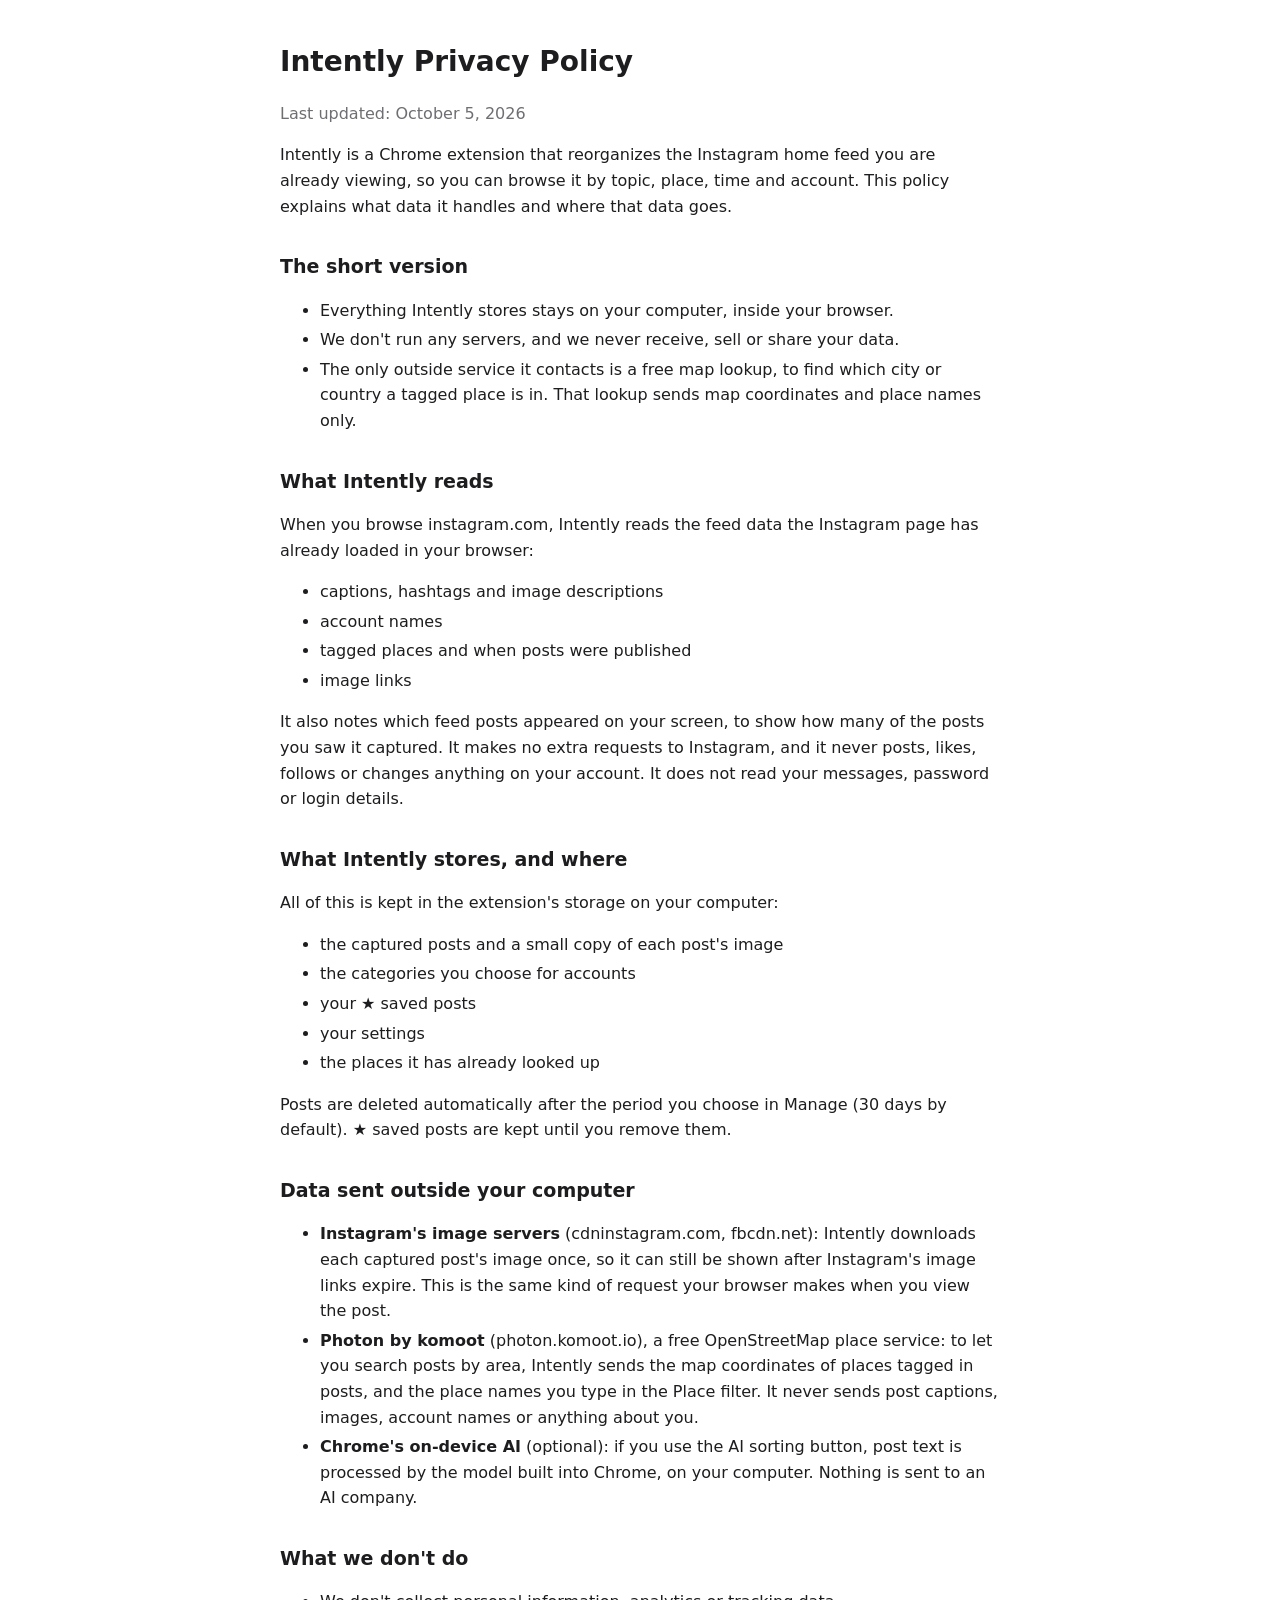
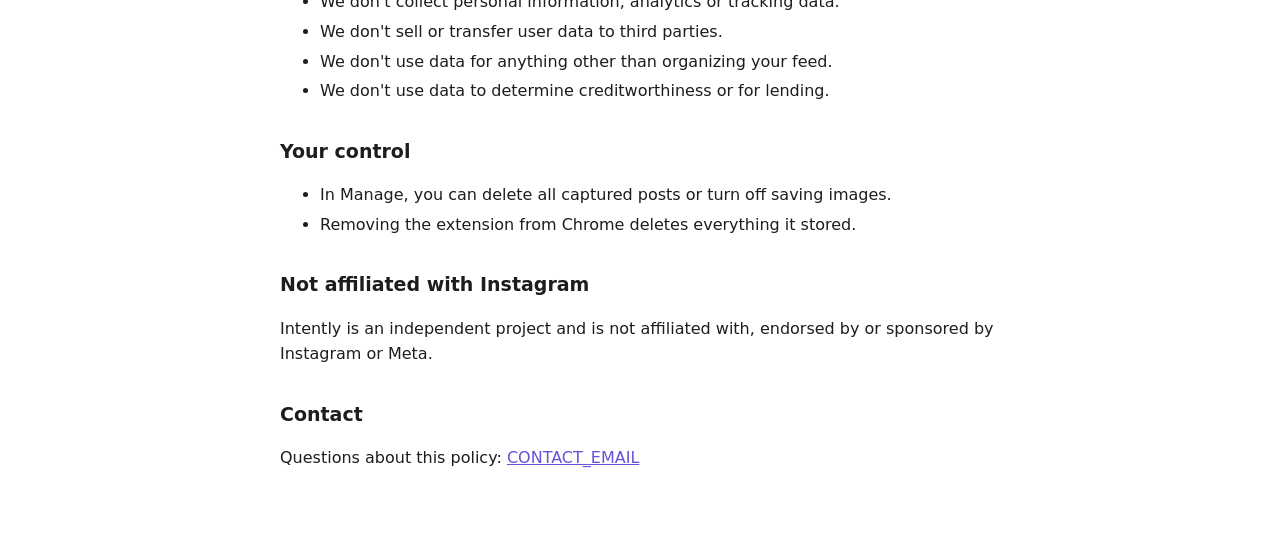
<file: privacy-site/index.html>
<!doctype html>
<html lang="en"><head><meta charset="utf-8"><meta name="viewport" content="width=device-width, initial-scale=1">
<title>Intently Privacy Policy</title>
<style>
  :root { --bg:#fff; --fg:#1d1d1f; --muted:#6e6e73; --accent:#6b4fd8; }
  @media (prefers-color-scheme: dark) { :root { --bg:#111113; --fg:#f2f2f4; --muted:#9a9aa1; --accent:#9b85ff; } }
  body { margin:0; background:var(--bg); color:var(--fg); font:16px/1.6 system-ui, sans-serif; }
  main { max-width:720px; margin:0 auto; padding:40px 16px 64px; }
  h1 { font-size:28px; margin:0 0 4px; } h2 { font-size:19px; margin:32px 0 8px; }
  .muted { color:var(--muted); } a { color:var(--accent); }
  li { margin:4px 0; }
</style></head>
<body><main>
<h1>Intently Privacy Policy</h1>
<p class="muted">Last updated: October 5, 2026</p>

<p>Intently is a Chrome extension that reorganizes the Instagram home feed you are already viewing, so you can browse it by topic, place, time and account. This policy explains what data it handles and where that data goes.</p>

<h2>The short version</h2>
<ul>
  <li>Everything Intently stores stays on your computer, inside your browser.</li>
  <li>We don't run any servers, and we never receive, sell or share your data.</li>
  <li>The only outside service it contacts is a free map lookup, to find which city or country a tagged place is in. That lookup sends map coordinates and place names only.</li>
</ul>

<h2>What Intently reads</h2>
<p>When you browse instagram.com, Intently reads the feed data the Instagram page has already loaded in your browser:</p>
<ul>
  <li>captions, hashtags and image descriptions</li>
  <li>account names</li>
  <li>tagged places and when posts were published</li>
  <li>image links</li>
</ul>
<p>It also notes which feed posts appeared on your screen, to show how many of the posts you saw it captured. It makes no extra requests to Instagram, and it never posts, likes, follows or changes anything on your account. It does not read your messages, password or login details.</p>

<h2>What Intently stores, and where</h2>
<p>All of this is kept in the extension's storage on your computer:</p>
<ul>
  <li>the captured posts and a small copy of each post's image</li>
  <li>the categories you choose for accounts</li>
  <li>your ★ saved posts</li>
  <li>your settings</li>
  <li>the places it has already looked up</li>
</ul>
<p>Posts are deleted automatically after the period you choose in Manage (30 days by default). ★ saved posts are kept until you remove them.</p>

<h2>Data sent outside your computer</h2>
<ul>
  <li><strong>Instagram's image servers</strong> (cdninstagram.com, fbcdn.net): Intently downloads each captured post's image once, so it can still be shown after Instagram's image links expire. This is the same kind of request your browser makes when you view the post.</li>
  <li><strong>Photon by komoot</strong> (photon.komoot.io), a free OpenStreetMap place service: to let you search posts by area, Intently sends the map coordinates of places tagged in posts, and the place names you type in the Place filter. It never sends post captions, images, account names or anything about you.</li>
  <li><strong>Chrome's on-device AI</strong> (optional): if you use the AI sorting button, post text is processed by the model built into Chrome, on your computer. Nothing is sent to an AI company.</li>
</ul>

<h2>What we don't do</h2>
<ul>
  <li>We don't collect personal information, analytics or tracking data.</li>
  <li>We don't sell or transfer user data to third parties.</li>
  <li>We don't use data for anything other than organizing your feed.</li>
  <li>We don't use data to determine creditworthiness or for lending.</li>
</ul>

<h2>Your control</h2>
<ul>
  <li>In Manage, you can delete all captured posts or turn off saving images.</li>
  <li>Removing the extension from Chrome deletes everything it stored.</li>
</ul>

<h2>Not affiliated with Instagram</h2>
<p>Intently is an independent project and is not affiliated with, endorsed by or sponsored by Instagram or Meta.</p>

<h2>Contact</h2>
<p>Questions about this policy: <a href="mailto:CONTACT_EMAIL">CONTACT_EMAIL</a></p>
</main></body></html>
</file>
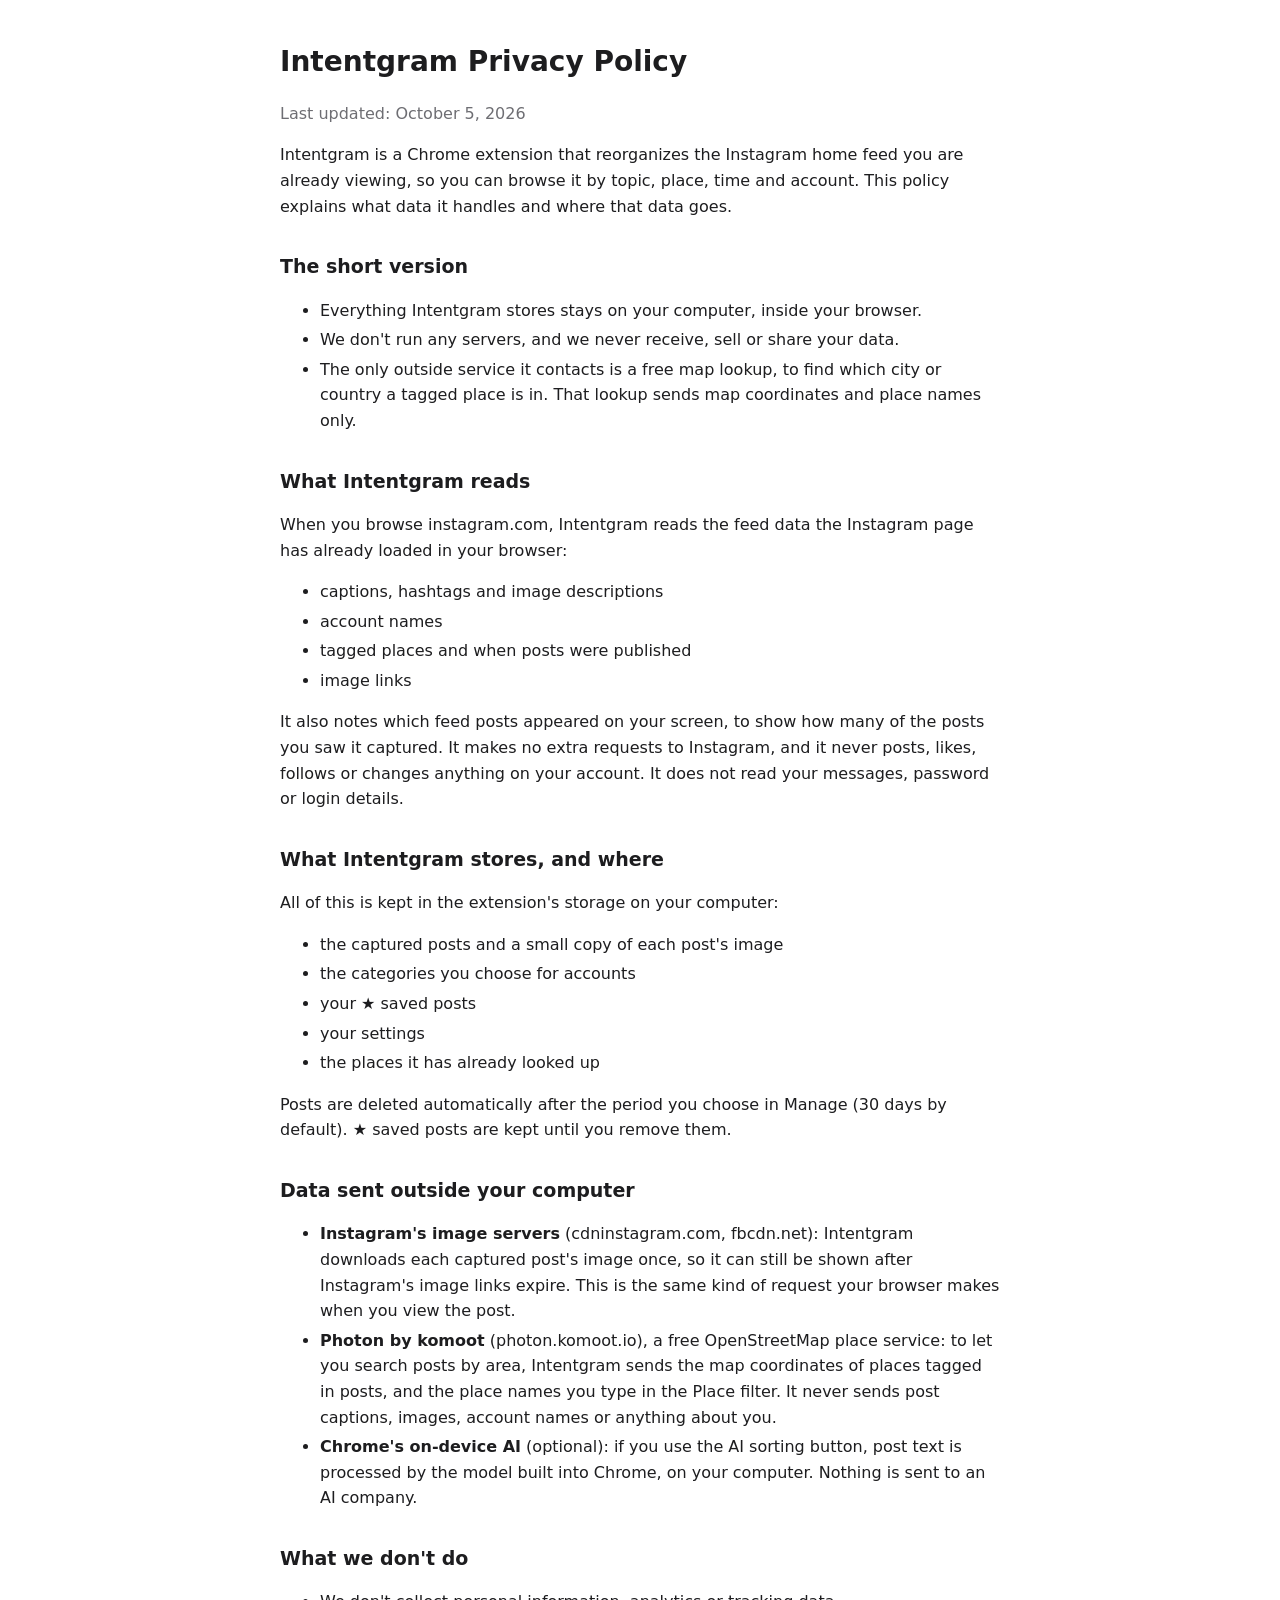
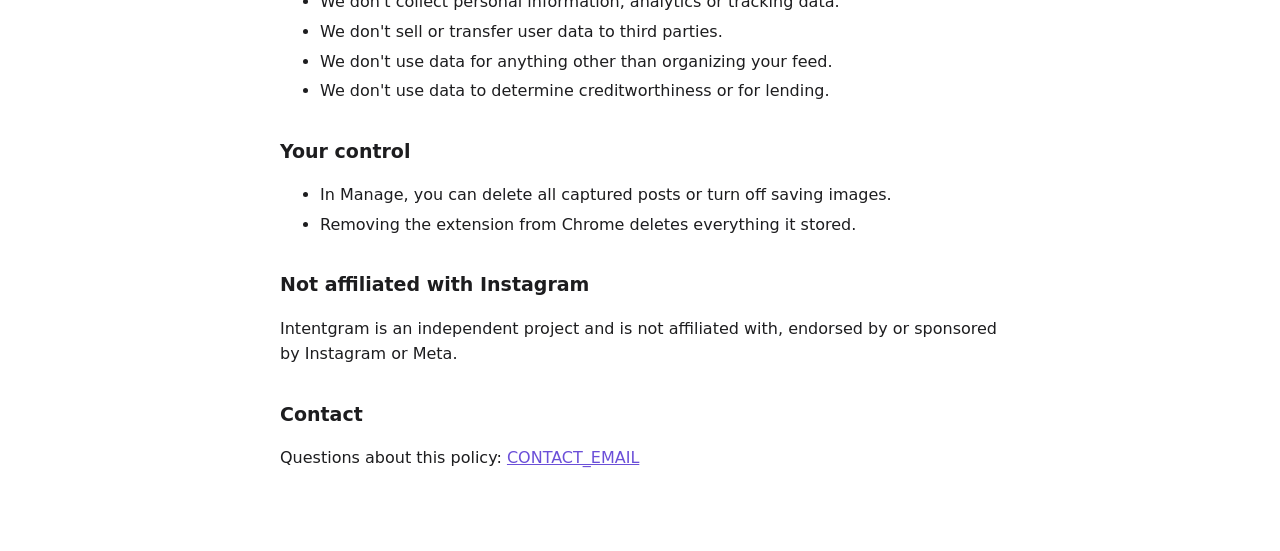
<file: privacy/index.html>
<!doctype html>
<html lang="en"><head><meta charset="utf-8"><meta name="viewport" content="width=device-width, initial-scale=1">
<title>Intentgram Privacy Policy</title>
<style>
  :root { --bg:#fff; --fg:#1d1d1f; --muted:#6e6e73; --accent:#6b4fd8; }
  @media (prefers-color-scheme: dark) { :root { --bg:#111113; --fg:#f2f2f4; --muted:#9a9aa1; --accent:#9b85ff; } }
  body { margin:0; background:var(--bg); color:var(--fg); font:16px/1.6 system-ui, sans-serif; }
  main { max-width:720px; margin:0 auto; padding:40px 16px 64px; }
  h1 { font-size:28px; margin:0 0 4px; } h2 { font-size:19px; margin:32px 0 8px; }
  .muted { color:var(--muted); } a { color:var(--accent); }
  li { margin:4px 0; }
</style></head>
<body><main>
<h1>Intentgram Privacy Policy</h1>
<p class="muted">Last updated: October 5, 2026</p>

<p>Intentgram is a Chrome extension that reorganizes the Instagram home feed you are already viewing, so you can browse it by topic, place, time and account. This policy explains what data it handles and where that data goes.</p>

<h2>The short version</h2>
<ul>
  <li>Everything Intentgram stores stays on your computer, inside your browser.</li>
  <li>We don't run any servers, and we never receive, sell or share your data.</li>
  <li>The only outside service it contacts is a free map lookup, to find which city or country a tagged place is in. That lookup sends map coordinates and place names only.</li>
</ul>

<h2>What Intentgram reads</h2>
<p>When you browse instagram.com, Intentgram reads the feed data the Instagram page has already loaded in your browser:</p>
<ul>
  <li>captions, hashtags and image descriptions</li>
  <li>account names</li>
  <li>tagged places and when posts were published</li>
  <li>image links</li>
</ul>
<p>It also notes which feed posts appeared on your screen, to show how many of the posts you saw it captured. It makes no extra requests to Instagram, and it never posts, likes, follows or changes anything on your account. It does not read your messages, password or login details.</p>

<h2>What Intentgram stores, and where</h2>
<p>All of this is kept in the extension's storage on your computer:</p>
<ul>
  <li>the captured posts and a small copy of each post's image</li>
  <li>the categories you choose for accounts</li>
  <li>your ★ saved posts</li>
  <li>your settings</li>
  <li>the places it has already looked up</li>
</ul>
<p>Posts are deleted automatically after the period you choose in Manage (30 days by default). ★ saved posts are kept until you remove them.</p>

<h2>Data sent outside your computer</h2>
<ul>
  <li><strong>Instagram's image servers</strong> (cdninstagram.com, fbcdn.net): Intentgram downloads each captured post's image once, so it can still be shown after Instagram's image links expire. This is the same kind of request your browser makes when you view the post.</li>
  <li><strong>Photon by komoot</strong> (photon.komoot.io), a free OpenStreetMap place service: to let you search posts by area, Intentgram sends the map coordinates of places tagged in posts, and the place names you type in the Place filter. It never sends post captions, images, account names or anything about you.</li>
  <li><strong>Chrome's on-device AI</strong> (optional): if you use the AI sorting button, post text is processed by the model built into Chrome, on your computer. Nothing is sent to an AI company.</li>
</ul>

<h2>What we don't do</h2>
<ul>
  <li>We don't collect personal information, analytics or tracking data.</li>
  <li>We don't sell or transfer user data to third parties.</li>
  <li>We don't use data for anything other than organizing your feed.</li>
  <li>We don't use data to determine creditworthiness or for lending.</li>
</ul>

<h2>Your control</h2>
<ul>
  <li>In Manage, you can delete all captured posts or turn off saving images.</li>
  <li>Removing the extension from Chrome deletes everything it stored.</li>
</ul>

<h2>Not affiliated with Instagram</h2>
<p>Intentgram is an independent project and is not affiliated with, endorsed by or sponsored by Instagram or Meta.</p>

<h2>Contact</h2>
<p>Questions about this policy: <a href="mailto:CONTACT_EMAIL">CONTACT_EMAIL</a></p>
</main></body></html>
</file>
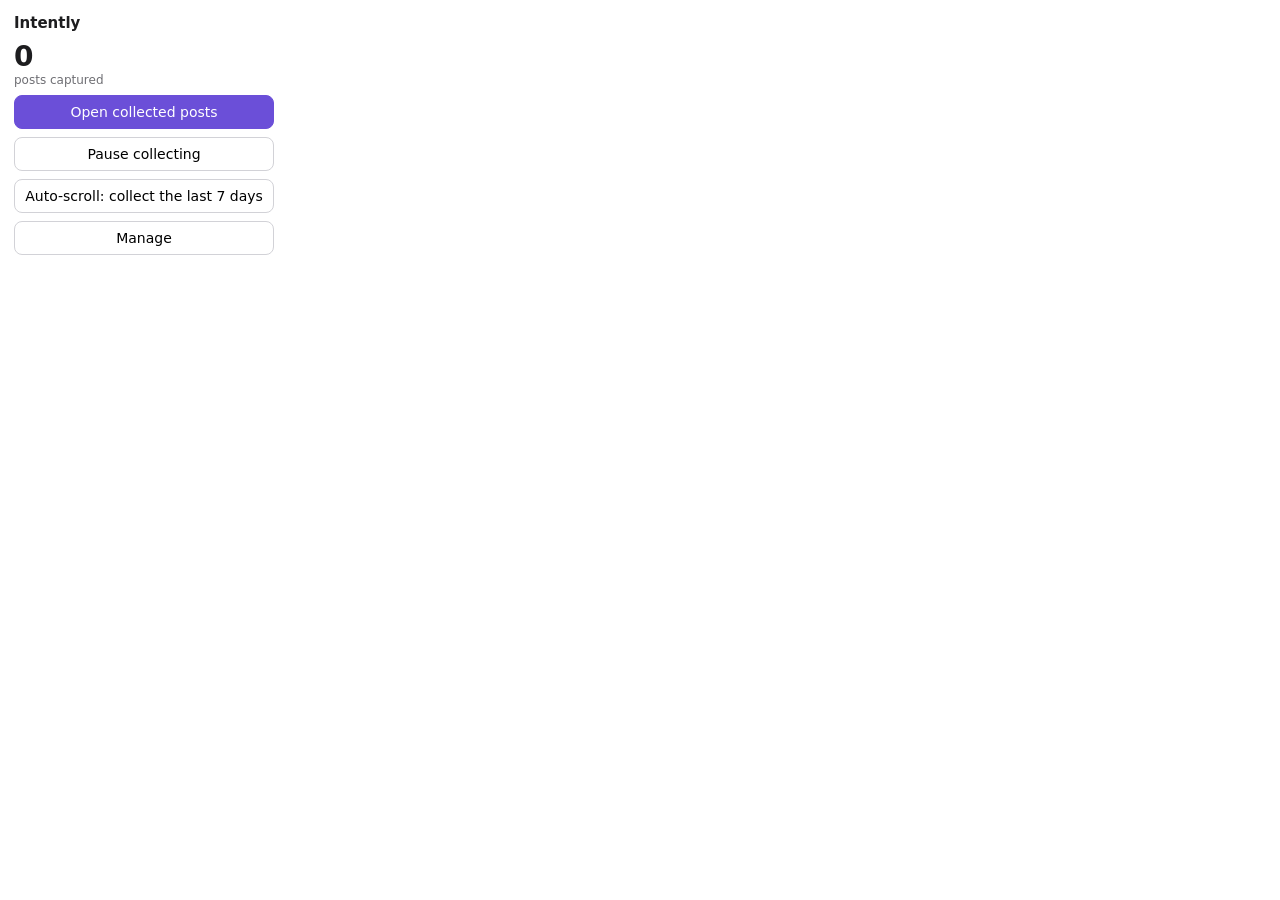
<file: extension/popup.html>
<!doctype html>
<html><head><meta charset="utf-8">
<style>
  body { font: 14px system-ui, sans-serif; width: 260px; margin: 0; padding: 14px; color: #1d1d1f; }
  h1 { font-size: 15px; margin: 0 0 8px; }
  .n { font-size: 28px; font-weight: 600; }
  .muted { color: #6e6e73; font-size: 12px; }
  button { display: block; width: 100%; margin-top: 8px; padding: 8px; border: 1px solid #d2d2d7; border-radius: 8px; background: #fff; cursor: pointer; font: inherit; }
  .hidden { display: none; }
  button:disabled { opacity: .5; cursor: default; }
  button.paused { background: #fff4e5; border-color: #f0a040; }
  button.primary { background: #6b4fd8; color: #fff; border-color: #6b4fd8; }
</style></head>
<body>
  <h1>Intently</h1>
  <div class="n" id="count">0</div>
  <div class="muted" id="sub">posts captured</div>
  <button class="primary hidden" id="grant">Allow access to Instagram</button>
  <button class="primary" id="open">Open collected posts</button>
  <button id="pause">Pause collecting</button>
  <button id="auto">Auto-scroll: collect the last 7 days</button>
  <div class="muted" id="autoStatus"></div>
  <button id="settings">Manage</button>
  <script src="popup.js"></script>
</body></html>
</file>
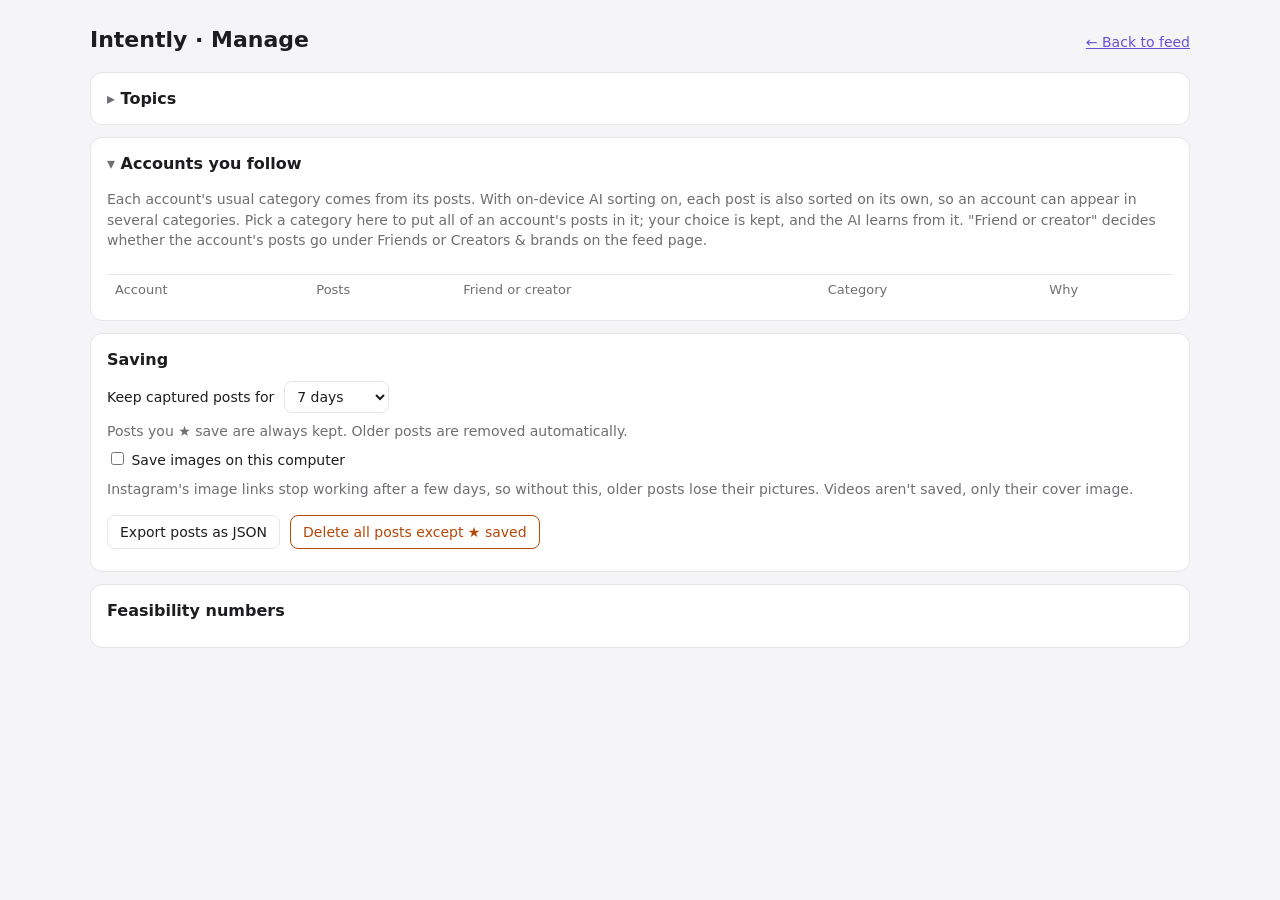
<file: extension/settings.html>
<!doctype html>
<html><head><meta charset="utf-8"><title>Intently Manage</title>
<meta name="viewport" content="width=device-width, initial-scale=1">
<link rel="stylesheet" href="styles.css">
</head>
<body><main>
  <header><h1><a href="viewer.html" class="home" title="Back to the feed">Intently</a> · Manage</h1><a href="viewer.html">← Back to feed</a></header>

  <details class="panel" id="topicPanel">
    <summary><h2>Topics <span class="muted" id="topicCount"></span></h2></summary>
    <p class="muted">The categories posts are sorted into. With on-device AI sorting on, each post's picture and caption are compared with these descriptions, so describe what the posts look like or talk about, in any language. Changes apply the next time you open the feed.</p>
    <div class="row"><label><input type="checkbox" id="aiSort"> Sort each post by its picture and caption with on-device AI (downloads about 270 MB once)</label></div>
    <table><thead><tr><th style="width:22%">Name</th><th>Description</th><th></th></tr></thead><tbody id="topicRows"></tbody></table>
    <div class="row">
      <button class="plain" id="topicAdd">Add topic</button>
      <button class="act" id="topicSave">Save topics</button>
      <button class="plain" id="topicReset">Reset to the default topics</button>
      <span class="muted" id="topicStatus"></span>
    </div>
  </details>

  <details class="panel" id="acctPanel" open>
    <summary><h2>Accounts you follow <span class="muted" id="acctCount"></span></h2></summary>
    <p class="muted">Each account's usual category comes from its posts. With on-device AI sorting on, each post is also sorted on its own, so an account can appear in several categories. Pick a category here to put all of an account's posts in it; your choice is kept, and the AI learns from it. "Friend or creator" decides whether the account's posts go under Friends or Creators &amp; brands on the feed page.</p>
    <div class="row"><button class="act hidden" id="ai">Sort accounts and read events with Chrome's on-device AI</button><span class="muted" id="aiStatus"></span></div>
    <table><thead><tr><th>Account</th><th>Posts</th><th>Friend or creator</th><th>Category</th><th>Why</th></tr></thead><tbody id="acctRows"></tbody></table>
    <div class="muted" id="acctNote"></div>
  </details>

  <section class="panel">
    <h2>Saving</h2>
    <div class="row">
      <label for="keepDays">Keep captured posts for</label>
      <select id="keepDays">
        <option value="7">7 days</option><option value="30">30 days</option><option value="90">3 months</option>
        <option value="365">1 year</option><option value="0">Forever</option>
      </select>
    </div>
    <div class="muted">Posts you ★ save are always kept. Older posts are removed automatically.</div>
    <div class="row"><label><input type="checkbox" id="saveImages"> Save images on this computer</label></div>
    <div class="muted">Instagram's image links stop working after a few days, so without this, older posts lose their pictures. Videos aren't saved, only their cover image.</div>
    <div class="row muted" id="usage"></div>
    <div class="row">
      <button class="plain" id="export">Export posts as JSON</button>
      <button class="plain danger" id="deleteAll">Delete all posts except ★ saved</button>
    </div>
  </section>

  <section class="panel">
    <h2>Feasibility numbers</h2>
    <div class="stats" id="stats"></div>
  </section>
</main>
<script src="classifier.js"></script><script src="events.js"></script><script src="store.js"></script><script src="ai.js"></script><script src="shared.js"></script><script src="settings.js"></script>
</body></html>
</file>
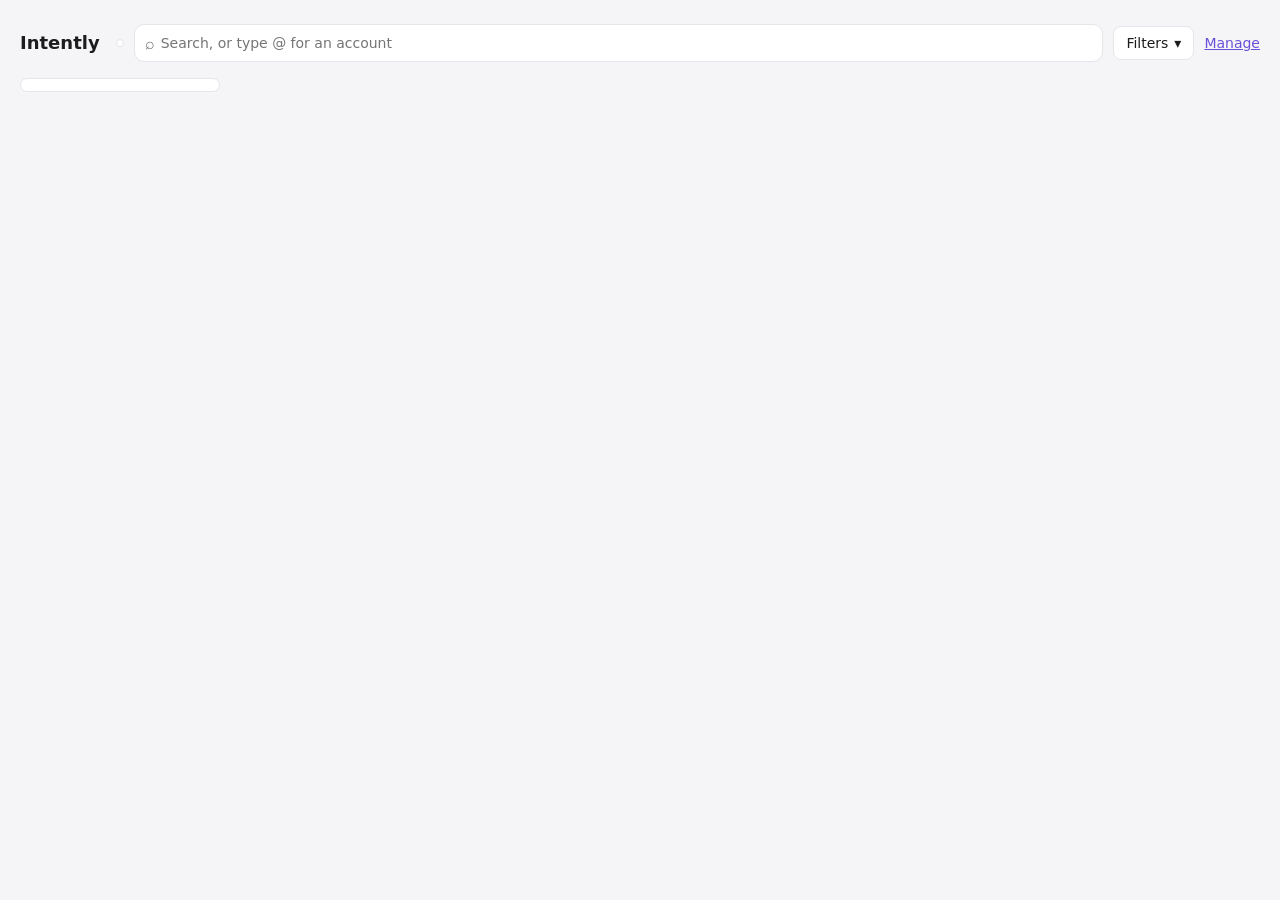
<file: extension/viewer.html>
<!doctype html>
<html><head><meta charset="utf-8"><title>Intently</title>
<meta name="viewport" content="width=device-width, initial-scale=1">
<link rel="stylesheet" href="styles.css">
</head>
<body><main class="feed">
  <header class="toolbar">
    <h1><a href="viewer.html" class="home" id="home" title="Back to the start: All posts, no filters">Intently</a></h1>
    <div class="tabs" id="source" role="tablist" aria-label="Which posts"></div>
    <label class="search"><span aria-hidden="true">⌕</span><input id="q" type="search" placeholder="Search, or type @ for an account" aria-label="Search captions, or type @ to find an account" autocomplete="off"><div class="sugs hidden" id="acctSug" role="listbox"></div></label>
    <button class="plain filt" id="filtersBtn" aria-expanded="false" aria-controls="filters">Filters <b id="filterCount" class="hidden"></b><span aria-hidden="true">▾</span></button>
    <a href="settings.html" class="manage">Manage</a>
  </header>
  <div class="note muted hidden" id="pausedNote">Collecting is paused, so new posts aren't being saved. <button class="act" id="resume">Resume collecting</button></div>

  <section class="filters hidden" id="filters" aria-label="Filters">
    <div><div class="lbl">Posted</div><div class="opts" id="when" data-v=""></div>
      <div id="customRange" class="hidden range"><input type="date" id="from" aria-label="From"> to <input type="date" id="to" aria-label="To"></div></div>
    <div><div class="lbl">Place</div><input id="loc" list="placeList" placeholder="Taipei, Taiwan, Kyoto…" autocomplete="off"><datalist id="placeList"></datalist></div>
    <div><div class="lbl">Ads</div><label class="check"><input type="checkbox" id="showAds"> Show ads under Suggested and All</label></div>
    <div class="foot"><span class="muted" id="matchCount"></span><button class="link" id="clearAll">Clear all</button></div>
  </section>

  <div class="layout">
    <nav class="side" id="chips" aria-label="Categories"></nav>
    <section class="posts">
      <div class="status"><span id="pills"></span><span id="count"></span><span class="muted" id="aiNote"></span><button class="act hidden" id="aiOn">Turn on</button></div>
      <div class="opts evwhen hidden" id="evWhen" data-v="upcoming" aria-label="Which events"></div>
      <div class="muted" id="locNote"></div>
      <div class="grid" id="grid"></div>
    </section>
  </div>
</main>
<script src="classifier.js"></script><script src="events.js"></script><script src="geo.js"></script><script src="store.js"></script><script src="ai.js"></script><script src="shared.js"></script><script src="viewer.js"></script>
</body></html>
</file>
<file: extension/styles.css>
:root { --bg:#f5f5f7; --card:#fff; --fg:#1d1d1f; --muted:#6e6e73; --line:#e5e5ea; --accent:#6b4fd8; --warn:#b54708; --suggested:#0e7490; --ad:#b54708; --pro:#7a5a00; }
  @media (prefers-color-scheme: dark) { :root { --bg:#111113; --card:#1c1c1f; --fg:#f2f2f4; --muted:#9a9aa1; --line:#2c2c31; --accent:#9b85ff; --warn:#f0a35e; --suggested:#0e7490; --ad:#b54708; --pro:#8a6a10; } }
  body { margin:0; background:var(--bg); color:var(--fg); font:14px/1.45 system-ui, sans-serif; }
  main { max-width:1100px; margin:0 auto; padding:24px 16px; }
  h1 { font-size:22px; margin:0 0 4px; } h2 { font-size:16px; margin:28px 0 10px; }
  .muted { color:var(--muted); }
  .stats { display:grid; grid-template-columns:repeat(auto-fill,minmax(170px,1fr)); gap:10px; }
  .stat { background:var(--card); border:1px solid var(--line); border-radius:12px; padding:12px; }
  .stat b { display:block; font-size:22px; } .stat span { color:var(--muted); font-size:12px; }
  .bar { display:flex; gap:8px; flex-wrap:wrap; margin:12px 0; }
  select, input { padding:6px 8px; border-radius:8px; border:1px solid var(--line); background:var(--card); color:var(--fg); font:inherit; }
  .grid { display:grid; grid-template-columns:repeat(auto-fill,minmax(240px,1fr)); gap:12px; }
  .card { background:var(--card); border:1px solid var(--line); border-radius:12px; display:flex; flex-direction:column; }
  .media { aspect-ratio:1; overflow:hidden; border-radius:11px 11px 0 0; background:var(--line); display:flex; align-items:center; justify-content:center; color:var(--muted); font-size:12px; text-align:center; }
  .media img { width:100%; height:100%; object-fit:cover; }
  .body { padding:10px 12px; display:flex; flex-direction:column; gap:6px; }
  .meta { font-size:12px; color:var(--muted); }
  .tag { display:inline-block; font-size:11px; padding:1px 6px; border-radius:6px; border:1px solid var(--line); margin-right:4px; }
  .tag.warn { color:var(--warn); border-color:var(--warn); }
  .tabs { display:flex; gap:4px; margin:16px 0 4px; padding:4px; background:var(--card); border:1px solid var(--line); border-radius:12px; width:fit-content; max-width:100%; overflow-x:auto; }
  .tab { border:0; background:none; color:var(--fg); font:inherit; font-weight:500; padding:8px 14px; border-radius:9px; cursor:pointer; white-space:nowrap; }
  .tab b { margin-left:6px; font-weight:500; color:var(--muted); }
  .tab.on { background:var(--accent); color:#fff; } .tab.on b { color:#fff; }
  .tab.other.on { background:var(--suggested); } .tab.ad.on { background:var(--ad); }
  .tag.src { font-weight:600; color:#fff; border:0; }
  .tag.src.other { background:var(--suggested); } .tag.src.ad { background:var(--ad); }
  .cap { white-space:pre-wrap; max-height:7.5em; overflow:hidden; }
  a { color:var(--accent); }
  .chips { display:flex; flex-wrap:wrap; gap:8px; }
  .chip { border:1px solid var(--line); background:var(--card); color:var(--fg); border-radius:999px; padding:6px 12px; cursor:pointer; font:inherit; }
  .chip b { margin-left:6px; color:var(--muted); font-weight:500; }
  .chip.on { background:var(--accent); border-color:var(--accent); color:#fff; } .chip.on b { color:#fff; }
  .tag.topic, .tag.kind { color:var(--accent); border-color:var(--accent); }
  select.tag.topic, select.tag.kind { background:var(--card); font:inherit; font-size:11px; padding:1px 4px; cursor:pointer; }
  select.tag.topic.mine, select.tag.kind.mine { background:var(--accent); color:#fff; }
  .note { display:flex; align-items:center; gap:10px; flex-wrap:wrap; margin:6px 0; }
  td input { width:100%; box-sizing:border-box; }
  details { background:var(--card); border:1px solid var(--line); border-radius:12px; padding:10px 14px; margin-top:12px; }
  summary { cursor:pointer; font-weight:600; }
  table { width:100%; border-collapse:collapse; margin-top:10px; font-size:13px; }
  th, td { text-align:left; padding:6px 8px; border-top:1px solid var(--line); vertical-align:middle; }
  th { color:var(--muted); font-weight:500; }
  button.act { padding:6px 12px; border-radius:8px; border:1px solid var(--accent); background:var(--accent); color:#fff; font:inherit; cursor:pointer; }
  button.act:disabled { opacity:.5; cursor:default; }
  .hidden { display:none; }
  header { display:flex; align-items:baseline; justify-content:space-between; gap:12px; flex-wrap:wrap; }
  .chip.special { border-style:dashed; }
  .star { margin-left:auto; border:none; background:none; font-size:18px; cursor:pointer; color:var(--muted); padding:0 2px; line-height:1; }
  .star.on { color:#e3a008; }
  .who { display:flex; align-items:center; gap:4px; flex-wrap:wrap; }
  .event { border:1px solid var(--accent); border-radius:10px; padding:8px 10px; display:flex; flex-direction:column; gap:3px; font-size:13px; }
  .event-h { font-weight:600; color:var(--accent); display:flex; gap:6px; align-items:center; }
  .badge { font-size:11px; font-weight:500; padding:1px 6px; border-radius:6px; background:var(--accent); color:#fff; }
  .badge.past { background:var(--line); color:var(--muted); }
  section.panel { background:var(--card); border:1px solid var(--line); border-radius:12px; padding:14px 16px; margin-top:12px; }
  section.panel h2 { margin-top:0; }
  details.panel { background:var(--card); border:1px solid var(--line); border-radius:12px; padding:14px 16px; margin-top:12px; }
  details.panel > summary { list-style:none; cursor:pointer; }
  details.panel > summary::-webkit-details-marker { display:none; }
  details.panel > summary h2 { margin:0; display:inline; }
  details.panel > summary h2::before { content:'▸ '; color:var(--muted); }
  details.panel[open] > summary h2::before { content:'▾ '; }
  details.panel[open] > summary { margin-bottom:8px; }
  .row { display:flex; align-items:center; gap:10px; flex-wrap:wrap; margin:8px 0; }
  button.plain { padding:6px 12px; border-radius:8px; border:1px solid var(--line); background:var(--card); color:var(--fg); font:inherit; cursor:pointer; }
  button.danger { color:var(--warn); border-color:var(--warn); }
  a.author { color:inherit; text-decoration:none; } a.author:hover { text-decoration:underline; }

  /* ---- Feed page: toolbar, filters panel, category sidebar, calm cards ---- */
  main.feed { max-width:1240px; }
  .toolbar { display:flex; align-items:center; gap:10px; flex-wrap:wrap; }
  .toolbar h1 { font-size:18px; margin:0 6px 0 0; }
  .toolbar .tabs { margin:0; padding:3px; }
  .toolbar .tab { padding:6px 12px; }
  .search { flex:1; min-width:180px; display:flex; align-items:center; gap:6px; border:1px solid var(--line); border-radius:10px; background:var(--card); padding:0 10px; }
  .search span { color:var(--muted); font-size:16px; }
  .search input { border:0; background:none; flex:1; padding:8px 0; outline:none; }
  .search:focus-within { border-color:var(--accent); }
  button.filt { display:inline-flex; align-items:center; gap:6px; }
  button.filt[aria-expanded="true"] { border-color:var(--accent); }
  #filterCount { font-size:11px; font-weight:500; padding:0 6px; border-radius:999px; background:var(--accent); color:#fff; }
  .manage { margin-left:auto; }
  .filters { margin-top:10px; background:var(--card); border:1px solid var(--line); border-radius:12px; padding:14px 16px; display:grid; grid-template-columns:repeat(auto-fit,minmax(260px,1fr)); gap:14px 24px; }
  .filters.hidden { display:none; }
  .filters .lbl { font-size:12px; color:var(--muted); margin-bottom:6px; }
  .filters input, .filters select { width:100%; box-sizing:border-box; }
  .filters .range { margin-top:6px; display:flex; gap:6px; align-items:center; } .filters .range input { width:auto; }
  .filters .range.hidden { display:none; }
  .filters .foot { grid-column:1/-1; display:flex; justify-content:space-between; align-items:center; border-top:1px solid var(--line); padding-top:10px; }
  .opts { display:flex; flex-wrap:wrap; gap:6px; }
  .opt { font:inherit; font-size:13px; padding:4px 10px; border-radius:999px; border:1px solid var(--line); background:var(--card); color:var(--fg); cursor:pointer; }
  .opt.on { background:var(--accent); border-color:var(--accent); color:#fff; }
  button.link { border:0; background:none; color:var(--accent); font:inherit; cursor:pointer; padding:0; }
  .layout { display:grid; grid-template-columns:200px minmax(0,1fr); gap:20px; margin-top:16px; align-items:start; }
  .side { position:sticky; top:12px; max-height:calc(100vh - 24px); overflow-y:auto; background:var(--card); border:1px solid var(--line); border-radius:12px; padding:6px; display:flex; flex-direction:column; gap:1px; }
  .side .item { display:flex; justify-content:space-between; align-items:center; gap:8px; width:100%; border:0; background:none; color:var(--fg); font:inherit; font-size:13px; text-align:left; padding:6px 10px; border-radius:8px; cursor:pointer; }
  .side .item span { overflow:hidden; text-overflow:ellipsis; white-space:nowrap; }
  .side .item b { font-weight:400; font-size:12px; color:var(--muted); }
  .side .item:hover { background:var(--bg); }
  .side .item.on { background:var(--accent); color:#fff; } .side .item.on b { color:#fff; }
  .side .item.toggle { color:var(--accent); }
  .side .item.otherTopic span { color:var(--muted); } .side .item.otherTopic.on span { color:#fff; }
  .side:not(.expanded) .item.extra { display:none; }
  .side .sep { height:1px; background:var(--line); margin:6px 4px; }
  .side .cap { font-size:11px; color:var(--muted); padding:4px 10px 2px; }
  .status { display:flex; align-items:center; gap:8px; flex-wrap:wrap; font-size:13px; color:var(--muted); margin-bottom:10px; min-height:26px; }
  .status b { color:var(--fg); font-weight:600; }
  #pills { display:contents; }
  .pill { display:inline-flex; align-items:center; gap:4px; font:inherit; font-size:12px; padding:3px 10px; border-radius:999px; border:0; background:var(--accent); color:#fff; cursor:pointer; }
  .feed .grid { grid-template-columns:repeat(auto-fill,minmax(220px,1fr)); }
  .feed .media { position:relative; }
  .corner { position:absolute; top:8px; left:8px; font-size:11px; font-weight:600; padding:2px 7px; border-radius:6px; color:#fff; }
  .corner.other { background:var(--suggested); } .corner.ad { background:var(--ad); }
  .feed .body { gap:5px; padding:9px 11px 11px; }
  .feed .who { flex-wrap:nowrap; gap:2px; }
  .feed a.author { font-weight:600; overflow:hidden; text-overflow:ellipsis; white-space:nowrap; flex:1; }
  .feed .star { margin-left:0; font-size:16px; }
  .feed .cap { display:-webkit-box; -webkit-line-clamp:3; -webkit-box-orient:vertical; white-space:normal; max-height:none; font-size:13px; }
  .more { position:relative; }
  .more summary { list-style:none; cursor:pointer; color:var(--muted); padding:0 4px; font-size:16px; line-height:1; border-radius:6px; }
  .more summary::-webkit-details-marker { display:none; }
  .more[open] summary { background:var(--bg); color:var(--fg); }
  .more .menu { position:absolute; right:0; top:22px; z-index:5; width:220px; background:var(--card); border:1px solid var(--line); border-radius:10px; padding:10px; display:flex; flex-direction:column; gap:8px; font-size:12px; box-shadow:0 6px 20px rgba(0,0,0,.12); }
  .more .menu.up { top:auto; bottom:22px; }
  .more .menu button.del { align-self:flex-start; padding:4px 10px; font-size:12px; }
  .more .menu label { display:flex; flex-direction:column; gap:4px; color:var(--muted); }
  .more .menu select.tag.topic, .more .menu select.tag.kind { font-size:13px; padding:4px 6px; margin:0; }
  .empty { padding:24px 0; }
  @media (max-width: 760px) {
    .layout { grid-template-columns:minmax(0,1fr); gap:10px; }
    .side { position:static; max-height:none; flex-direction:row; overflow-x:auto; padding:4px; }
    .side .item { width:auto; flex:none; border:1px solid var(--line); border-radius:999px; }
    .side .item.extra { display:flex !important; }
    .side .sep, .side .cap, .side .item.toggle { display:none; }
    .manage { margin-left:0; }
  }
  .corner.pro { background:var(--pro); }
  .tab.pro.on { background:var(--pro); }
  .kindq { border:1px dashed var(--muted); background:none; color:var(--muted); border-radius:999px; width:18px; height:18px; padding:0; font:600 11px/1 system-ui, sans-serif; cursor:pointer; margin-left:4px; }
  .kindq:hover { color:var(--accent); border-color:var(--accent); }
  .check { display:flex; width:fit-content; align-items:center; gap:6px; cursor:pointer; }
  .filters .check input { width:auto; margin:0; }
  .search { position:relative; }
  .sugs { position:absolute; top:calc(100% + 4px); left:0; right:0; z-index:20; background:var(--card); border:1px solid var(--line); border-radius:10px; box-shadow:0 8px 24px rgba(0,0,0,.12); padding:4px; }
  .sugs.hidden { display:none; }
  .sug { display:flex; align-items:baseline; gap:8px; width:100%; border:0; background:none; color:var(--fg); font:inherit; text-align:left; padding:7px 10px; border-radius:7px; cursor:pointer; }
  .sug span { overflow:hidden; text-overflow:ellipsis; white-space:nowrap; } .sug .n { margin-left:auto; flex:none; }
  .sug.on, .sug:hover { background:var(--bg); }
  .sugs .none { padding:7px 10px; }
  a.home { color:inherit; text-decoration:none; } a.home:hover { color:var(--accent); }
  .evwhen { margin:-2px 0 12px; } .evwhen.hidden { display:none; }
  .tpick { position:relative; display:block; }
  .more .menu .tpick input.tag.topic { width:100%; box-sizing:border-box; font-size:13px; padding:4px 6px; margin:0; background:var(--card); }
  .more .menu .tpick input.tag.topic.mine { background:var(--accent); color:#fff; }
  .more .menu .tpick input.tag.topic:focus { background:var(--card); color:var(--fg); outline:none; }
  .tlist { display:flex; flex-direction:column; max-height:180px; overflow-y:auto; margin-top:4px; border:1px solid var(--line); border-radius:8px; padding:3px; background:var(--card); }
  .tlist.hidden { display:none; }
  .tlist .sug { padding:5px 8px; font-size:13px; }
  .tlist .sug.cur { font-weight:600; color:var(--accent); }
  .tlist .none { padding:5px 8px; }
</file>
